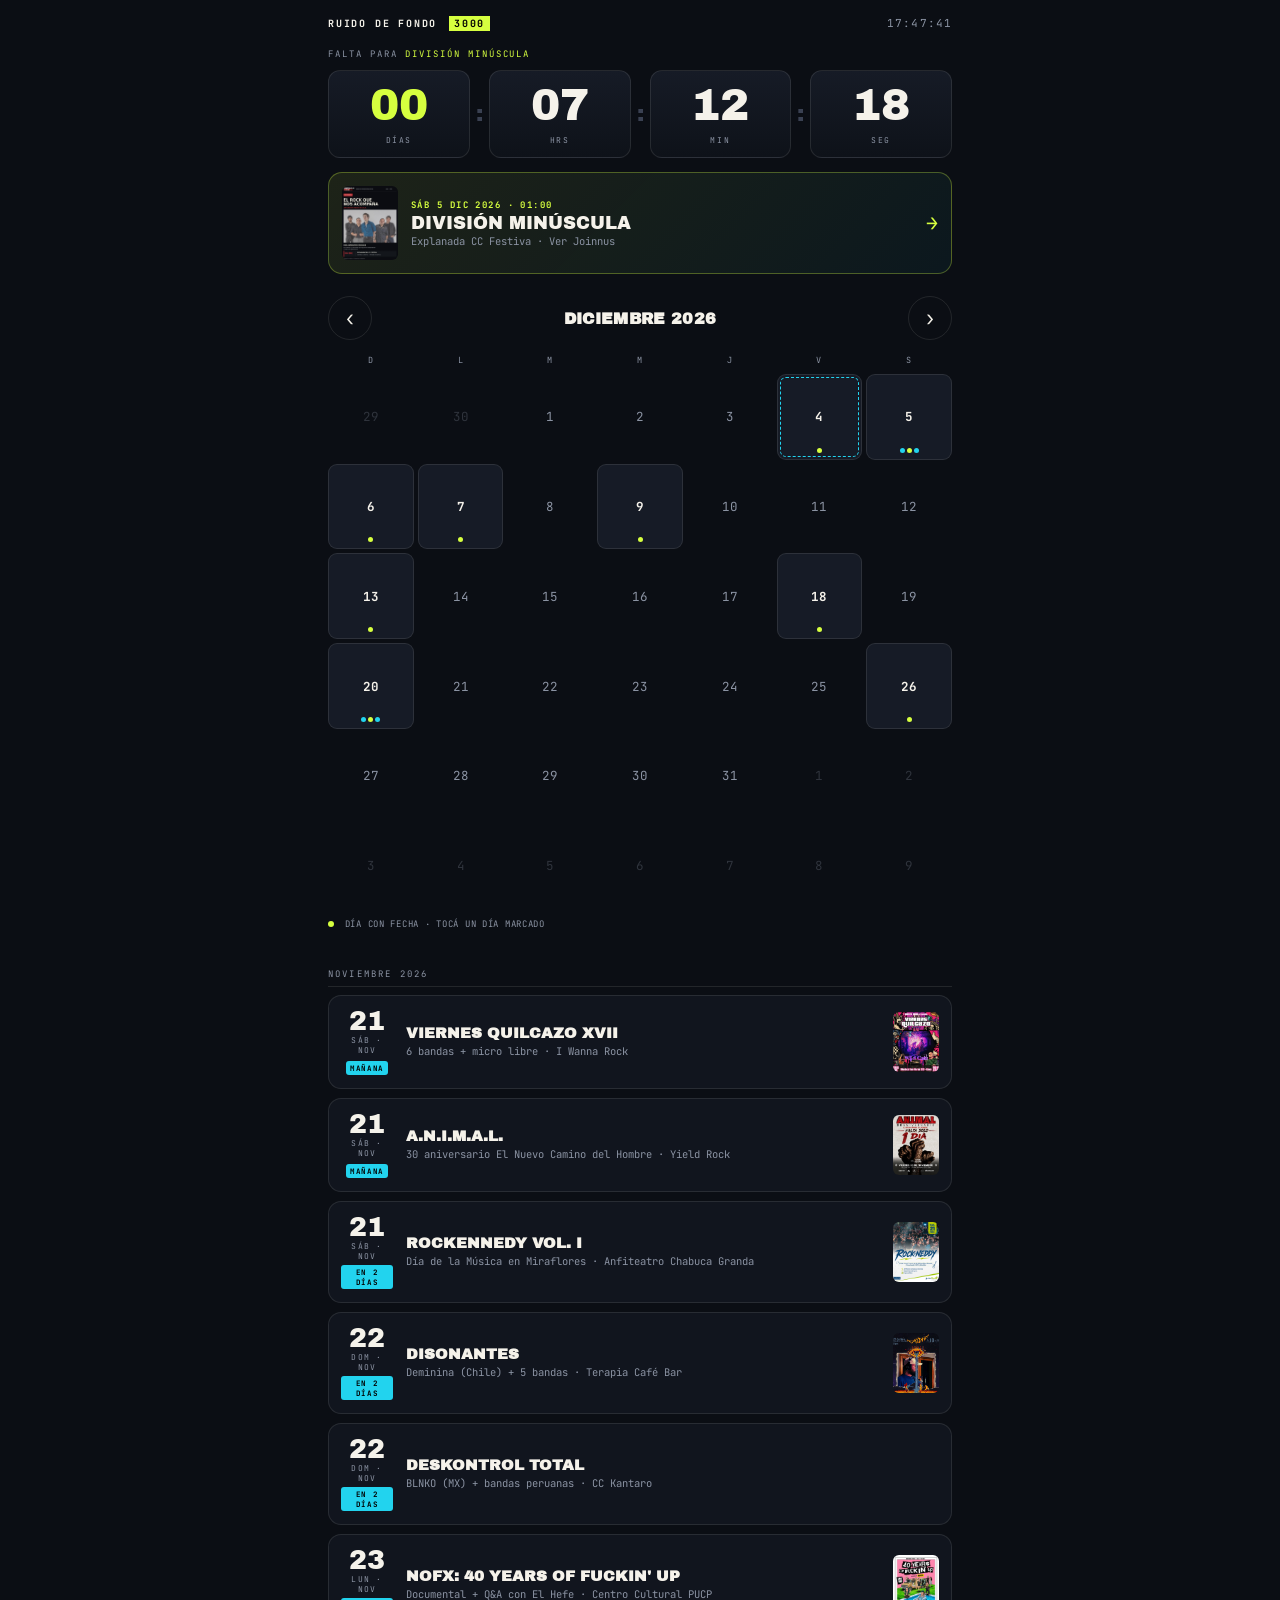
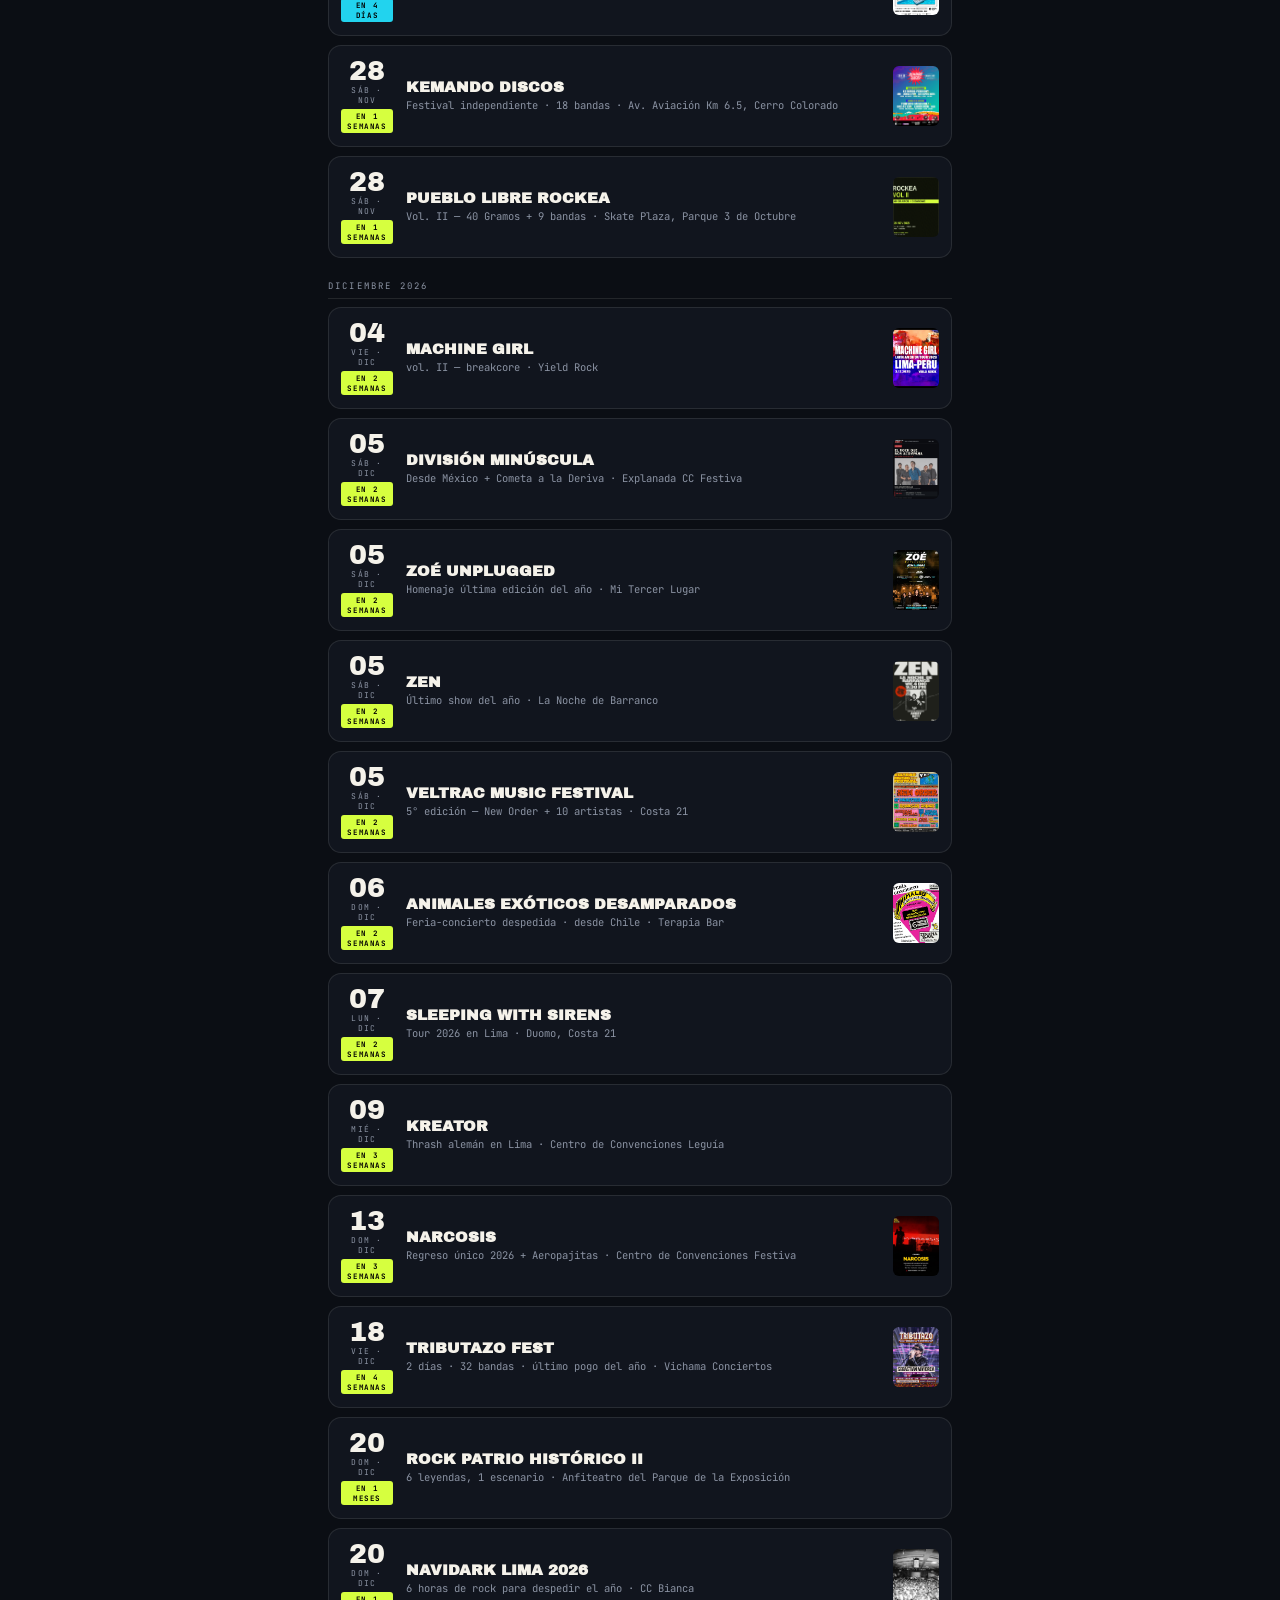
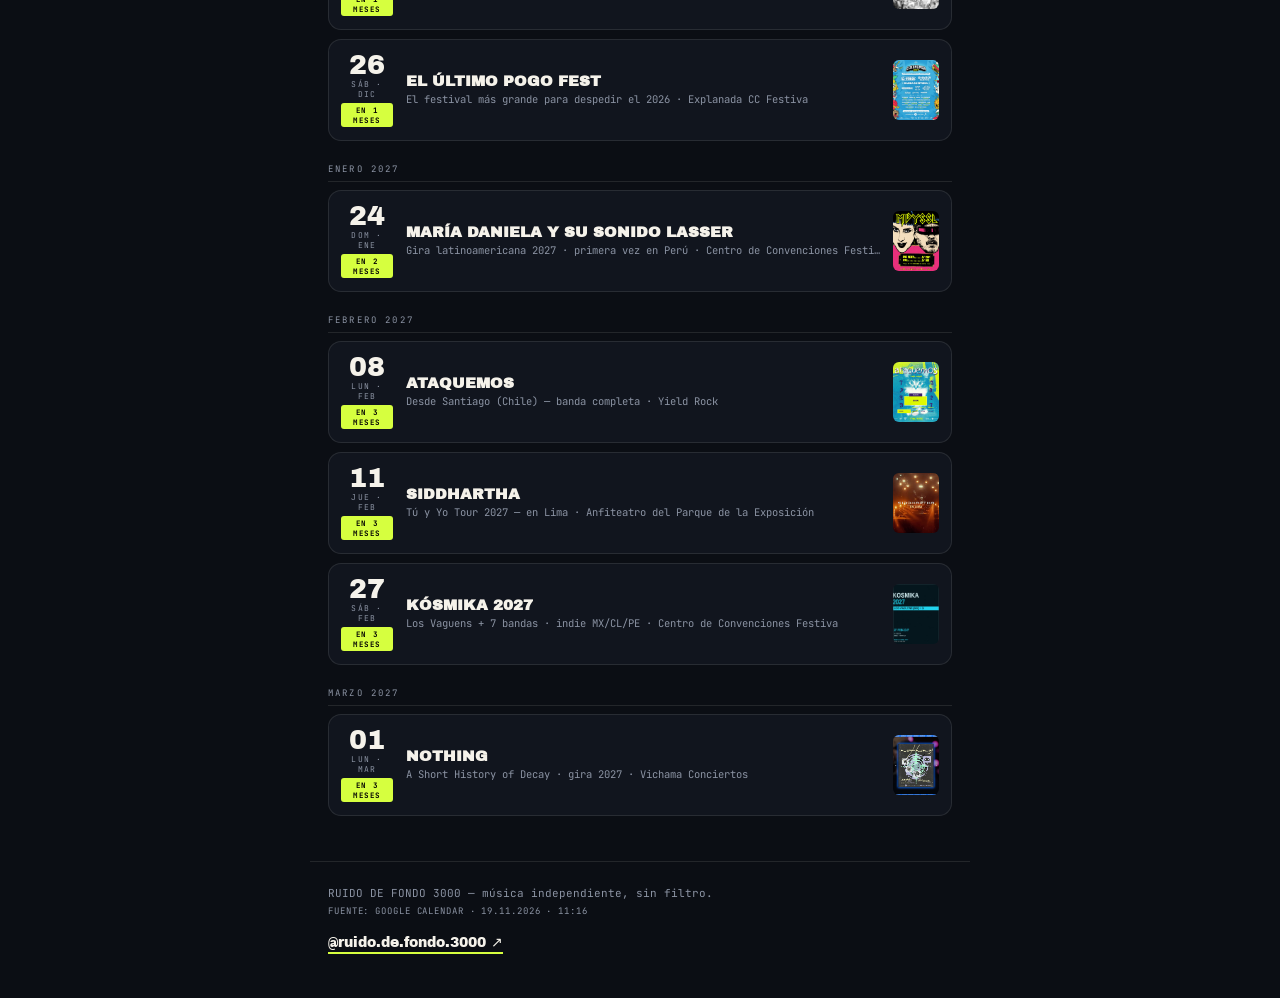
<file: index.html>
<!DOCTYPE html>
<html lang="es">
<head>
<meta charset="utf-8">
<meta name="viewport" content="width=device-width, initial-scale=1, viewport-fit=cover">
<meta name="theme-color" content="#0b0e14">
<meta name="description" content="Cuenta regresiva de conciertos · Ruido de Fondo 3000">
<title>RUIDO DE FONDO 3000 · Cuenta regresiva</title>
<link rel="preconnect" href="https://fonts.googleapis.com">
<link rel="preconnect" href="https://fonts.gstatic.com" crossorigin>
<link href="https://fonts.googleapis.com/css2?family=Archivo+Black&family=JetBrains+Mono:wght@400;500;700&display=swap" rel="stylesheet">
<link rel="stylesheet" href="style.css">
</head>
<body>

<header class="top">
  <a class="brand" href="https://instagram.com/ruido.de.fondo.3000" target="_blank" rel="noopener">RUIDO DE FONDO <b>3000</b></a>
  <span class="clock" id="clock">--:--:--</span>
</header>

<!-- próximo evento: cuenta regresiva en vivo -->
<section class="hero">
  <div class="hero-kicker">FALTA PARA <span id="heroName">—</span></div>
  <div class="count" id="count">
    <div class="cell"><span id="cD">00</span><label>DÍAS</label></div>
    <div class="sep">:</div>
    <div class="cell"><span id="cH">00</span><label>HRS</label></div>
    <div class="sep">:</div>
    <div class="cell"><span id="cM">00</span><label>MIN</label></div>
    <div class="sep">:</div>
    <div class="cell"><span id="cS">00</span><label>SEG</label></div>
  </div>
  <button class="hero-card" id="heroCard" type="button">
    <img class="hero-poster" id="heroPoster" alt="">
    <div class="hero-info">
      <div class="hero-date" id="heroDate"></div>
      <div class="hero-title" id="heroTitle"></div>
      <div class="hero-venue" id="heroVenue"></div>
    </div>
    <span class="hero-go">→</span>
  </button>
</section>

<!-- calendario mensual -->
<section class="calwrap">
  <div class="cal-head">
    <button class="cal-nav" id="calPrev" type="button" aria-label="Mes anterior">‹</button>
    <h2 class="cal-title" id="calTitle"></h2>
    <button class="cal-nav" id="calNext" type="button" aria-label="Mes siguiente">›</button>
  </div>
  <div class="dow"><span>D</span><span>L</span><span>M</span><span>M</span><span>J</span><span>V</span><span>S</span></div>
  <div class="grid" id="grid"></div>
  <div class="cal-legend"><span class="dot"></span> día con fecha · tocá un día marcado</div>
</section>

<!-- agenda agrupada por mes -->
<main class="agenda" id="agenda"></main>

<footer class="foot">
  <p>RUIDO DE FONDO 3000 — música independiente, sin filtro.</p>
  <p class="dim">Fuente: Google Calendar · <span id="stamp">—</span></p>
  <a href="https://instagram.com/ruido.de.fondo.3000" target="_blank" rel="noopener">@ruido.de.fondo.3000 ↗</a>
</footer>

<div class="sheet" id="sheet" hidden>
  <div class="sheet-bg" id="sheetBg"></div>
  <div class="sheet-card" id="sheetCard" role="dialog" aria-modal="true">
    <button class="sheet-x" id="sheetX" type="button" aria-label="Cerrar">✕</button>
    <div class="sheet-grip"></div>
    <img class="sheet-poster" id="sheetPoster" alt="">
    <div class="sheet-when" id="sheetWhen"></div>
    <h2 class="sheet-title" id="sheetTitle"></h2>
    <p class="sheet-sub" id="sheetSub"></p>
    <div class="sheet-rows" id="sheetRows"></div>
    <p class="sheet-note" id="sheetNote"></p>
    <div class="sheet-links" id="sheetLinks"></div>
  </div>
</div>

<script src="data/events.js"></script>
<script src="app.js"></script>
</body>
</html>
</file>
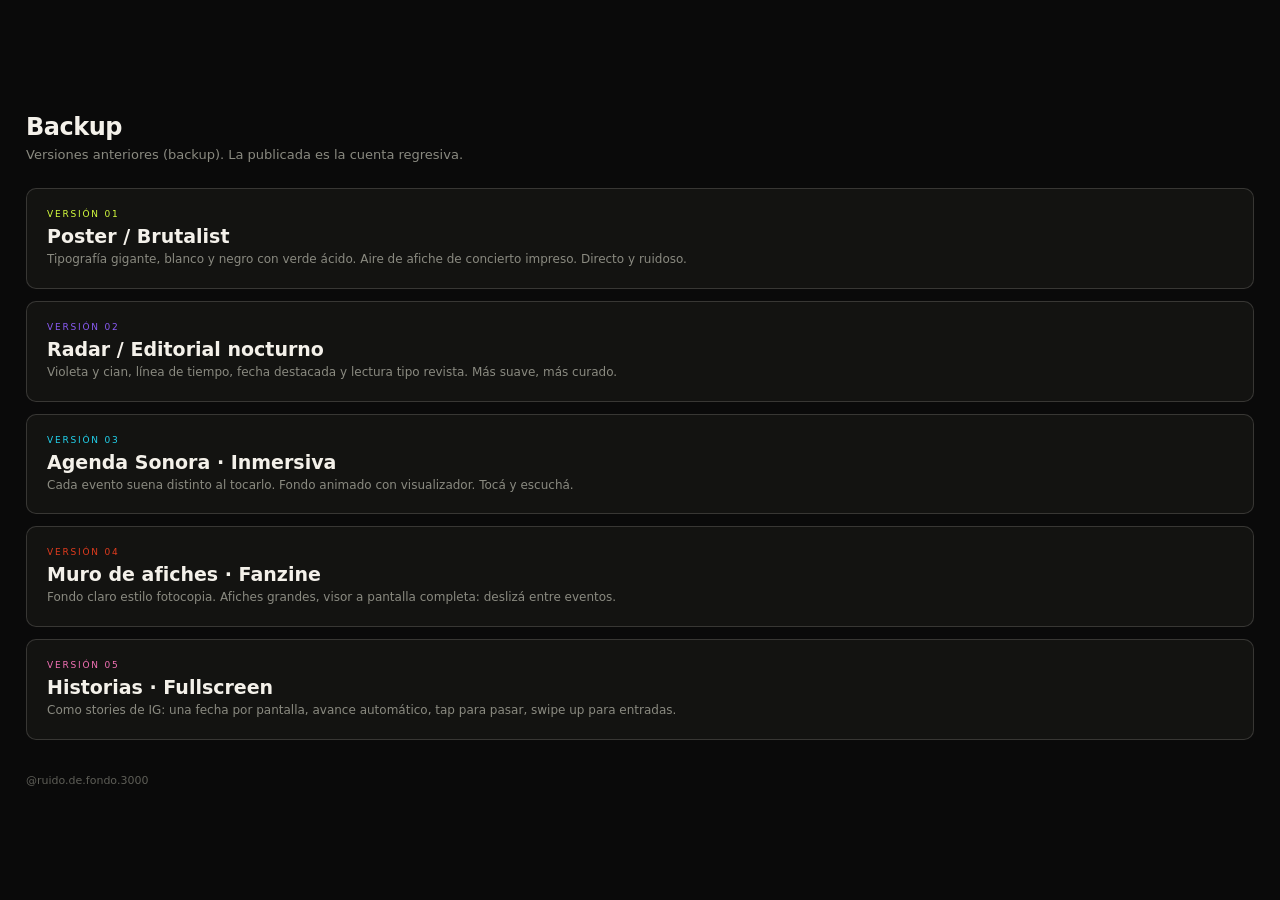
<file: backup/index.html>
<!DOCTYPE html>
<html lang="es">
<head>
<meta charset="utf-8">
<meta name="viewport" content="width=device-width, initial-scale=1">
<title>Backup · versiones anteriores</title>
<style>
  :root{color-scheme:dark}
  *{box-sizing:border-box}
  body{
    margin:0;min-height:100vh;display:flex;flex-direction:column;justify-content:center;
    background:#0a0a0a;color:#f4f1ea;font-family:system-ui,-apple-system,sans-serif;
    padding:26px;
  }
  h1{font-size:24px;letter-spacing:-.02em;margin:0 0 6px}
  p{color:#8a8a80;font-size:13px;margin:0 0 26px}
  a.opt{
    display:block;padding:20px;border:1px solid rgba(244,241,234,.16);
    border-radius:10px;margin-bottom:12px;text-decoration:none;color:inherit;
    transition:.18s;background:#131311;
  }
  a.opt:active{transform:scale(.985);border-color:#d6ff3f}
  .tag{font-size:9px;letter-spacing:.2em;text-transform:uppercase;color:#d6ff3f}
  .name{font-size:19px;font-weight:700;margin:6px 0 4px}
  .desc{font-size:12px;color:#8a8a80;line-height:1.4}
  .v2 .tag{color:#8b5cf6}
  a.opt.v2:active{border-color:#8b5cf6}
  a.opt.v3:active{border-color:#22d3ee}
  .v3 .tag{color:#22d3ee}
  a.opt.v4:active{border-color:#e23c1e}
  .v4 .tag{color:#e23c1e}
  a.opt.v5:active{border-color:#f472b6}
  .v5 .tag{color:#f472b6}
  a.opt.v6:active{border-color:#d6ff3f}
  .v6 .tag{color:#9ab82e}
  footer{margin-top:22px;font-size:11px;color:#5e5e57}
</style>
</head>
<body>
  <h1>Backup</h1>
  <p>Versiones anteriores (backup). La publicada es la cuenta regresiva.</p>

  <a class="opt" href="v1/index.html">
    <div class="tag">Versión 01</div>
    <div class="name">Poster / Brutalist</div>
    <div class="desc">Tipografía gigante, blanco y negro con verde ácido. Aire de afiche de concierto impreso. Directo y ruidoso.</div>
  </a>

  <a class="opt v2" href="v2/index.html">
    <div class="tag">Versión 02</div>
    <div class="name">Radar / Editorial nocturno</div>
    <div class="desc">Violeta y cian, línea de tiempo, fecha destacada y lectura tipo revista. Más suave, más curado.</div>
  </a>
  <a class="opt v3" href="v3/index.html">
    <div class="tag">Versión 03</div>
    <div class="name">Agenda Sonora · Inmersiva</div>
    <div class="desc">Cada evento suena distinto al tocarlo. Fondo animado con visualizador. Tocá y escuchá.</div>
  </a>
  <a class="opt v4" href="v4/index.html">
    <div class="tag">Versión 04</div>
    <div class="name">Muro de afiches · Fanzine</div>
    <div class="desc">Fondo claro estilo fotocopia. Afiches grandes, visor a pantalla completa: deslizá entre eventos.</div>
  </a>
  <a class="opt v5" href="v5/index.html">
    <div class="tag">Versión 05</div>
    <div class="name">Historias · Fullscreen</div>
    <div class="desc">Como stories de IG: una fecha por pantalla, avance automático, tap para pasar, swipe up para entradas.</div>
  </a>

  <footer>@ruido.de.fondo.3000</footer>
</body>
</html>
</file>
<file: style.css>
/* ===== V6 · CUENTA REGRESIVA — las fechas mandan ===== */
:root{
  --bg:#0b0e14;
  --ink:#f5f2ea;
  --mute:#8b93a3;
  --acid:#d6ff3f;
  --cyan:#22d3ee;
  --line:rgba(245,242,234,.1);
}
*{box-sizing:border-box;-webkit-tap-highlight-color:transparent}
html,body{margin:0;padding:0}
body{
  background:var(--bg);color:var(--ink);
  font-family:"JetBrains Mono",ui-monospace,monospace;
  overflow-x:hidden;-webkit-font-smoothing:antialiased;
  padding-bottom:env(safe-area-inset-bottom);
}
a{color:inherit;text-decoration:none}
button{font:inherit}

/* ---- top ---- */
.top{
  display:flex;justify-content:space-between;align-items:center;
  padding:16px 18px 0;max-width:660px;margin:0 auto;
}
.brand{font-size:10px;letter-spacing:.18em;font-weight:700}
.brand b{background:var(--acid);color:#000;padding:1px 5px;margin-left:4px}
.clock{font-size:11px;color:var(--mute);letter-spacing:.1em;font-variant-numeric:tabular-nums}

/* ---- hero countdown ---- */
.hero{max-width:660px;margin:0 auto;padding:18px 18px 6px}
.hero-kicker{
  font-size:9px;letter-spacing:.22em;color:var(--mute);text-transform:uppercase;margin-bottom:10px;
}
.hero-kicker span{color:var(--acid)}
.count{display:flex;align-items:stretch;gap:6px;margin-bottom:14px}
.cell{
  flex:1;background:linear-gradient(180deg,#161b26,#0e1219);
  border:1px solid var(--line);border-radius:12px;
  padding:12px 4px 9px;text-align:center;min-width:0;
}
.cell span{
  display:block;font-family:"Archivo Black",sans-serif;
  font-size:clamp(28px,9vw,44px);line-height:1;
  font-variant-numeric:tabular-nums;
}
.cell:first-child span{color:var(--acid)}
.cell label{font-size:8px;letter-spacing:.2em;color:var(--mute)}
.sep{
  align-self:center;font-family:"Archivo Black",sans-serif;
  font-size:22px;color:#3a4152;animation:blink 1s steps(2) infinite;
}
@keyframes blink{50%{opacity:.25}}
.hero-card{
  width:100%;display:flex;align-items:center;gap:13px;text-align:left;
  background:linear-gradient(135deg,rgba(214,255,63,.09),rgba(34,211,238,.05));
  border:1px solid rgba(214,255,63,.3);border-radius:14px;
  padding:13px;color:var(--ink);cursor:pointer;touch-action:manipulation;min-height:88px;
}
.hero-card:active{transform:scale(.985)}
.hero-poster{width:56px;height:74px;object-fit:cover;border-radius:6px;flex:0 0 auto;background:#1a2030}
.hero-info{flex:1;min-width:0}
.hero-date{font-size:9px;letter-spacing:.16em;color:var(--acid);font-weight:700;text-transform:uppercase}
.hero-title{font-family:"Archivo Black",sans-serif;font-size:18px;margin:3px 0 2px;text-transform:uppercase;line-height:1}
.hero-venue{font-size:10.5px;color:var(--mute)}
.hero-go{font-size:20px;color:var(--acid)}

/* ---- calendario ---- */
.calwrap{max-width:660px;margin:0 auto;padding:16px 18px 4px}
.cal-head{display:flex;align-items:center;justify-content:space-between;margin-bottom:10px}
.cal-title{
  font-family:"Archivo Black",sans-serif;font-size:16px;text-transform:uppercase;
  letter-spacing:.02em;margin:0;
}
.cal-nav{
  width:44px;height:44px;border-radius:50%;font-size:20px;
  background:transparent;border:1px solid var(--line);color:var(--ink);
  cursor:pointer;touch-action:manipulation;
}
.cal-nav:active{background:#1a2030}
.dow,.grid{display:grid;grid-template-columns:repeat(7,1fr);gap:4px}
.dow{margin-bottom:4px}
.dow span{
  text-align:center;font-size:8.5px;letter-spacing:.1em;color:var(--mute);padding:4px 0;
}
.grid{transition:opacity .18s}
.grid.fade{opacity:0}
.day{
  aspect-ratio:1;border-radius:9px;border:1px solid transparent;
  background:transparent;color:var(--mute);
  font-size:12.5px;cursor:default;
  display:flex;align-items:center;justify-content:center;
  font-variant-numeric:tabular-nums;position:relative;
  min-height:44px;padding:0;
}
.day.dim{opacity:.28}
.day.has{
  color:var(--ink);font-weight:700;cursor:pointer;
  background:#161b26;border-color:var(--line);touch-action:manipulation;
}
.day.has::after{
  content:"";position:absolute;bottom:6px;width:5px;height:5px;border-radius:50%;
  background:var(--acid);
}
.day.has.multi::after{box-shadow:-7px 0 0 var(--cyan),7px 0 0 var(--cyan)}
.day.sel{background:var(--acid);color:#000;border-color:var(--acid);font-weight:700}
.day.sel::after{background:#000}
.day.today{outline:1px dashed var(--cyan);outline-offset:-4px}
.cal-legend{font-size:9px;letter-spacing:.08em;color:var(--mute);margin:10px 0 4px;text-transform:uppercase}
.cal-legend .dot{display:inline-block;width:6px;height:6px;border-radius:50%;background:var(--acid);margin-right:5px}

/* ---- agenda ---- */
.agenda{max-width:660px;margin:0 auto;padding:8px 18px 36px}
.mlabel{
  font-size:9px;letter-spacing:.24em;color:var(--mute);text-transform:uppercase;
  margin:22px 0 8px;padding-bottom:6px;border-bottom:1px solid var(--line);
}
.ev{
  display:flex;gap:13px;align-items:center;width:100%;text-align:left;
  background:#11151e;border:1px solid var(--line);border-radius:13px;
  padding:12px;color:var(--ink);cursor:pointer;touch-action:manipulation;
  margin-bottom:9px;min-height:76px;
  animation:evIn .45s cubic-bezier(.2,.8,.3,1) both;
}
@keyframes evIn{from{opacity:0;transform:translateY(12px)}to{opacity:1;transform:none}}
.ev:active{transform:scale(.985)}
.ev.past{opacity:.38}
.ev-date{flex:0 0 52px;text-align:center}
.ev-num{font-family:"Archivo Black",sans-serif;font-size:27px;line-height:1}
.ev-mon{font-size:8px;letter-spacing:.16em;color:var(--mute)}
.ev-cd{
  display:inline-block;margin-top:4px;font-size:7.5px;font-weight:700;letter-spacing:.08em;
  background:var(--acid);color:#000;border-radius:3px;padding:2px 4px;
}
.ev-cd.soon{background:var(--cyan)}
.ev-main{flex:1;min-width:0}
.ev-title{font-family:"Archivo Black",sans-serif;font-size:15px;text-transform:uppercase;line-height:1;margin:0}
.ev-sub{font-size:10.5px;color:var(--mute);margin:3px 0 0;white-space:nowrap;overflow:hidden;text-overflow:ellipsis}
.ev-thumb{width:46px;height:60px;object-fit:cover;border-radius:6px;flex:0 0 auto;background:#1a2030}

/* ---- foot ---- */
.foot{max-width:660px;margin:0 auto;padding:24px 18px 44px;border-top:1px solid var(--line)}
.foot p{margin:0 0 5px;font-size:11px;color:var(--mute)}
.foot .dim{font-size:9px;letter-spacing:.1em;text-transform:uppercase}
.foot a{display:inline-block;margin-top:12px;font-family:"Archivo Black",sans-serif;font-size:14px;border-bottom:2px solid var(--acid);padding-bottom:2px}

/* ---- sheet ---- */
.sheet{position:fixed;inset:0;z-index:100;display:flex;align-items:flex-end;justify-content:center}
.sheet-bg{position:absolute;inset:0;background:rgba(0,0,0,.7);opacity:0;transition:opacity .25s}
.sheet.open .sheet-bg{opacity:1}
.sheet-card{
  position:relative;width:100%;max-width:540px;max-height:90dvh;overflow-y:auto;
  background:#11151e;border:1px solid var(--line);border-bottom:none;border-radius:20px 20px 0 0;
  transform:translateY(100%);transition:transform .38s cubic-bezier(.22,1,.36,1);
  padding:8px 20px calc(26px + env(safe-area-inset-bottom));
  overscroll-behavior:contain;
}
.sheet.open .sheet-card{transform:none}
.sheet-grip{display:flex;justify-content:center;padding:8px 0 4px}
.sheet-grip::after{content:"";width:40px;height:4px;border-radius:99px;background:#2a3140}
.sheet-poster{width:100%;max-height:300px;object-fit:cover;border-radius:12px;margin:8px 0 14px;background:#1a2030}
.sheet-when{font-size:9px;letter-spacing:.2em;color:var(--acid);font-weight:700;text-transform:uppercase}
.sheet-title{font-family:"Archivo Black",sans-serif;font-size:26px;margin:6px 0;text-transform:uppercase;line-height:.95}
.sheet-sub{font-size:12px;color:var(--mute);margin:0 0 14px}
.srow{display:flex;gap:12px;padding:10px 0;border-top:1px solid var(--line)}
.srow-k{flex:0 0 66px;font-size:8px;letter-spacing:.16em;text-transform:uppercase;color:var(--mute);padding-top:3px}
.srow-v{flex:1;font-size:12.5px;line-height:1.45}
.lineup{display:flex;flex-wrap:wrap;gap:5px}
.lineup span{font-size:10.5px;background:#1c2331;border:1px solid #2a3348;padding:4px 8px;border-radius:5px}
.sheet-note{font-size:12px;line-height:1.5;color:var(--mute);border-left:2px solid var(--cyan);padding-left:11px;margin:14px 0 0}
.sheet-links{display:flex;flex-direction:column;gap:8px;margin-top:16px}
.slink{
  display:flex;justify-content:space-between;align-items:center;
  min-height:50px;padding:14px 15px;border-radius:10px;
  font-size:10.5px;font-weight:700;letter-spacing:.12em;text-transform:uppercase;
  border:1px solid var(--line);touch-action:manipulation;
}
.slink:active{transform:scale(.98)}
.slink.pri{background:var(--acid);color:#000;border-color:var(--acid)}
.slink span:last-child{opacity:.6}

@media (prefers-reduced-motion:reduce){
  *{animation:none!important;transition:none!important}
  .ev{opacity:1;transform:none}
}

/* fix: hidden debe ocultar aunque el overlay use display:flex */
[hidden]{display:none!important}

.sheet-x{position:absolute;top:12px;right:12px;z-index:5;width:44px;height:44px;border-radius:50%;background:rgba(255,255,255,.1);border:1px solid var(--line);color:var(--ink);font-size:15px;cursor:pointer;touch-action:manipulation}
</file>
